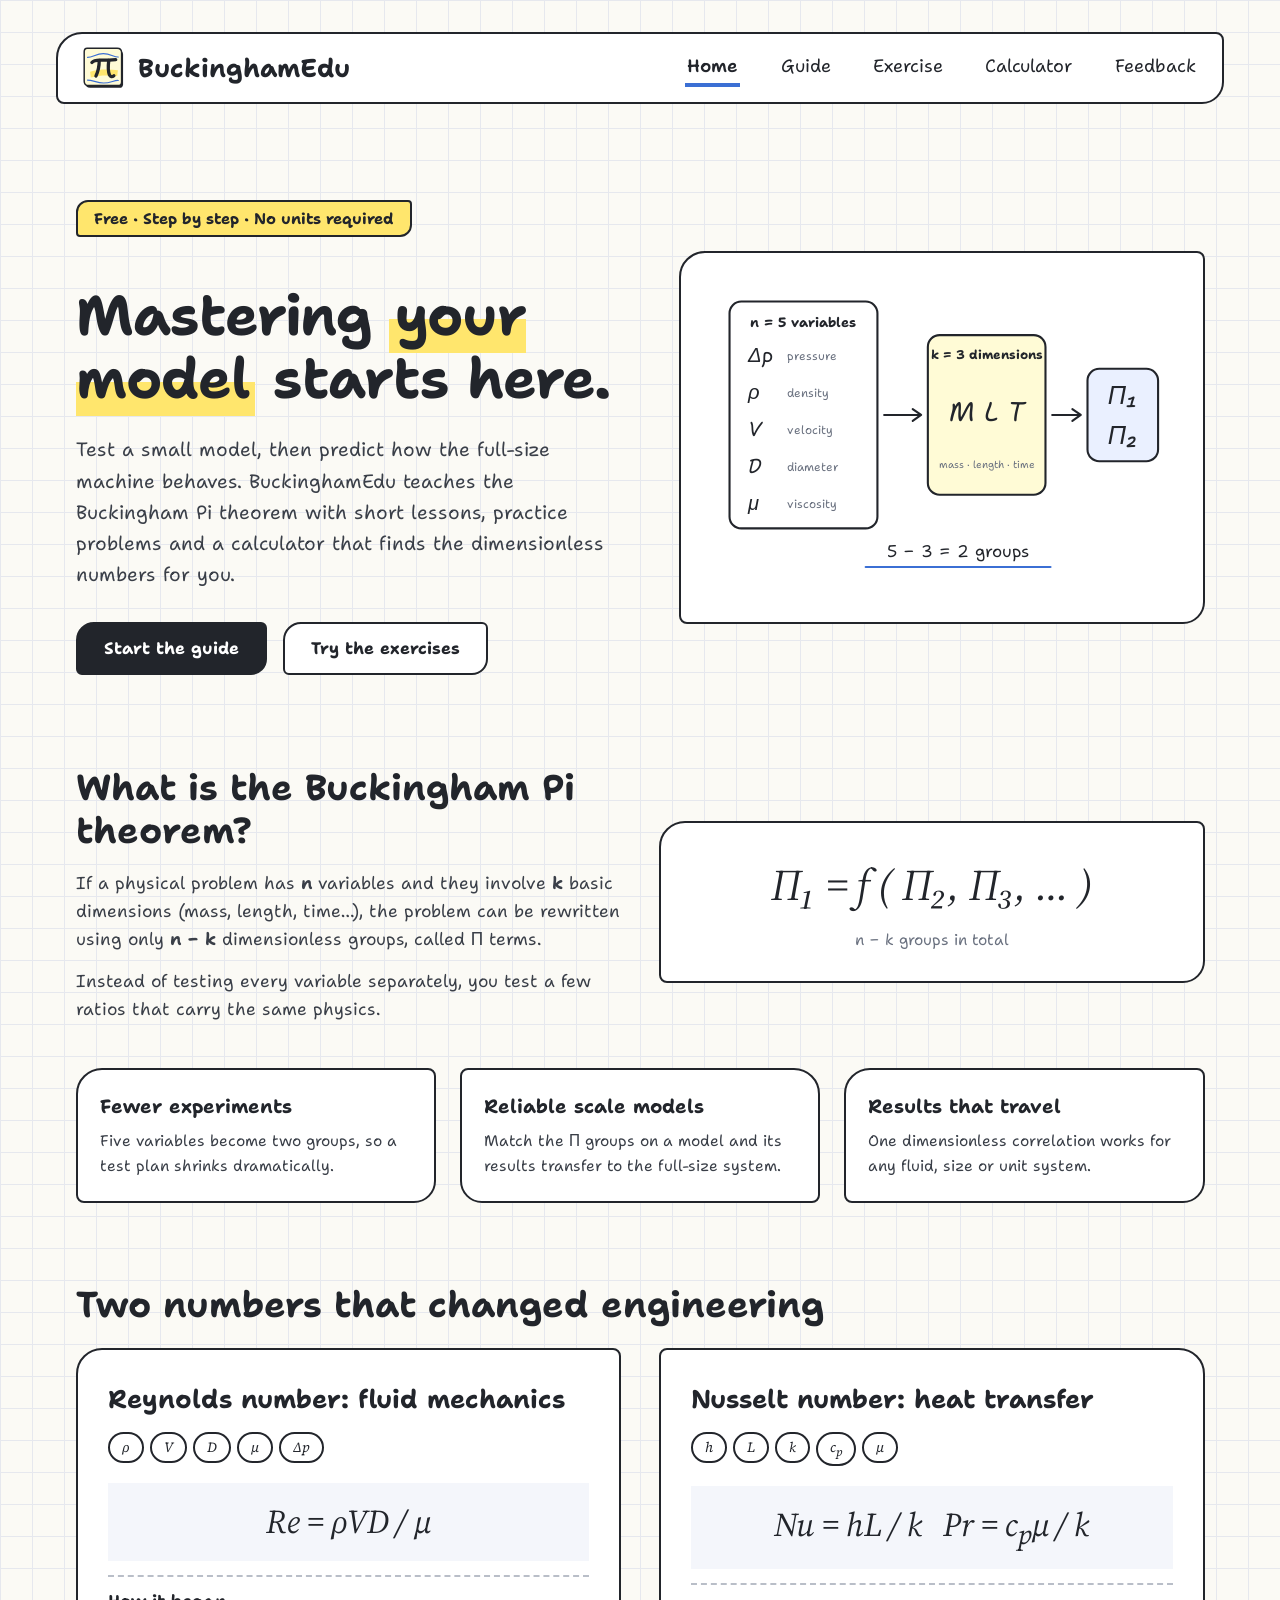
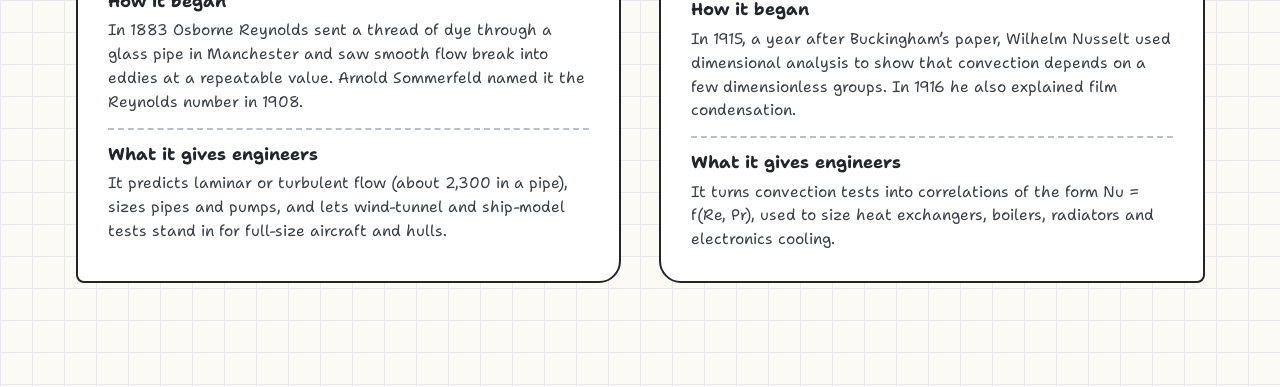
<file: index.html>
<!DOCTYPE html>
<html lang="en"><head>
<meta charset="utf-8"><meta name="viewport" content="width=device-width,initial-scale=1">
<title>BuckinghamEdu · Learn the Buckingham Pi theorem</title>
<meta name="description" content="BuckinghamEdu teaches the Buckingham Pi theorem step by step: worked examples, interactive exercises, and a calculator that finds dimensionless groups such as the Reynolds and Nusselt numbers.">
<meta name="theme-color" content="#fffbd6">
<!-- proves to Google Search Console that this site is ours; keep it -->
<meta name="google-site-verification" content="MEPr6MNEl-QhRIeydmkC1c7ae03OvK5H1FK86eSJqu8">
<!-- search engines and link previews; the server writes the site's address in place of __SITE__ -->
<link rel="canonical" href="__SITE__/">
<meta property="og:type" content="website"><meta property="og:site_name" content="BuckinghamEdu">
<meta property="og:title" content="BuckinghamEdu · Learn the Buckingham Pi theorem">
<meta property="og:description" content="Step-by-step lessons, exercises and a dimensionless-group calculator for the Buckingham Pi theorem.">
<meta property="og:url" content="__SITE__/"><meta property="og:image" content="__SITE__/img/logo-512.png">
<script type="application/ld+json">{"@context":"https://schema.org","@graph":[
  {"@type":"WebSite","name":"BuckinghamEdu","url":"__SITE__/"},
  {"@type":"Organization","name":"BuckinghamEdu","url":"__SITE__/","logo":"__SITE__/img/logo-512.png"}]}</script>
<!-- icons: Google shows the 48 px multiple-of-48 PNG next to search results -->
<link rel="icon" href="img/favicon-48.png" sizes="48x48" type="image/png">
<link rel="icon" href="img/favicon-192.png" sizes="192x192" type="image/png">
<link rel="icon" href="img/logo.svg" type="image/svg+xml">
<link rel="apple-touch-icon" href="img/apple-touch-icon.png">
<link rel="preconnect" href="https://fonts.googleapis.com"><link rel="preconnect" href="https://fonts.gstatic.com" crossorigin>
<link href="https://fonts.googleapis.com/css2?family=Shantell+Sans:wght@400;600;700&family=Source+Serif+4:ital,wght@1,400;1,700&display=swap" rel="stylesheet">
<link rel="stylesheet" href="css/tokens.css"><link rel="stylesheet" href="css/components.css"><link rel="stylesheet" href="css/home.css">
<link rel="stylesheet" href="css/guide.css"><link rel="stylesheet" href="css/calculator.css"><link rel="stylesheet" href="css/exercise.css"><link rel="stylesheet" href="css/keyboard.css"><link rel="stylesheet" href="css/feedback.css">
</head><body>
<div class="page" style="padding-bottom:0" id="chrome"></div>
<main id="view" aria-live="polite"></main>
<!-- core -->
<script src="js/core/util.js"></script>
<!-- shared components -->
<script src="js/components/symbol-keyboard.js"></script>
<!-- templates (layout only, no content) -->
<script src="js/templates/home.js"></script><script src="js/templates/guide.js"></script><script src="js/templates/exercise.js"></script><script src="js/templates/calculator.js"></script><script src="js/templates/feedback.js"></script>
<!-- exercise activity types -->
<script src="js/activities/sort.js"></script><script src="js/activities/balance.js"></script><script src="js/activities/crew.js"></script>
<script src="js/activities/tuner.js"></script><script src="js/activities/equation.js"></script><script src="js/activities/tunnel.js"></script><script src="js/activities/exponents.js"></script>
<!-- content: data/manifest.js lists every data file; app.js loads them -->
<script src="data/manifest.js"></script>
<script src="js/app.js"></script>
</body></html>
</file>
<file: css/tokens.css>
:root{
  --ink:#22252b;--paper:#fbfaf5;--grid:#e6e8ee;--hi:#ffe66d;--blue:#3b6fd4;--mute:#6b7280;
  --body:#3a3f48;--cream:#fffbd6;--pale:#f4f6fb;--ice:#eaf0ff;--dash:#b9bec8;--ok:#2f8f5b;--bad:#d4493b;--okbg:#e8f6ee;--badbg:#fdecea;
  --sans:'Shantell Sans','Comic Relief','Comic Neue','Comic Sans MS',system-ui,sans-serif;
  --serif:'Source Serif 4','DejaVu Serif',Georgia,'Times New Roman',serif;
  --gutter:clamp(14px,4.4vw,64px);
  --r1:26px 8px 22px 8px;--r2:8px 26px 8px 22px;--r3:14px 6px 14px 6px;
}
*{box-sizing:border-box;margin:0;padding:0}
html{-webkit-text-size-adjust:100%}
body{font-family:var(--sans);color:var(--ink);background:var(--paper);
  background-image:linear-gradient(var(--grid) 1px,transparent 1px),linear-gradient(90deg,var(--grid) 1px,transparent 1px);background-size:32px 32px;
  line-height:1.5;min-height:100vh;overflow-x:hidden}
img,svg{max-width:100%}
button{font:inherit;color:inherit;cursor:pointer}
a{color:inherit;text-decoration:none}
:focus-visible{outline:3px solid var(--blue);outline-offset:2px}
.math{font-family:var(--serif);font-style:italic}
.math sub,.math sup{font-size:.62em}
.hl{background:linear-gradient(transparent 55%,var(--hi) 55%);padding:0 .12em}
.sr{position:absolute;width:1px;height:1px;overflow:hidden;clip:rect(0 0 0 0)}
</file>
<file: css/components.css>
.page{width:100%;max-width:1440px;margin:0 auto;padding:clamp(14px,2.5vw,36px) var(--gutter) 64px}
.sk{border:2.5px solid var(--ink);border-radius:var(--r1);background:#fff;min-width:0}
.sk--alt{border-radius:var(--r2)}.sk--sm{border-radius:var(--r3);border-width:2px}
.sk--cream{background:var(--cream)}.sk--pale{background:var(--pale)}.sk--hi{background:var(--hi)}
.tag{display:inline-block;font-size:clamp(13px,1.2vw,16px);padding:5px 16px;background:var(--hi);border:2px solid var(--ink);border-radius:12px 4px 12px 4px;font-weight:700;align-self:flex-start}
.btn{display:inline-flex;align-items:center;justify-content:center;gap:8px;padding:12px 26px;font-size:clamp(15px,1.3vw,18px);font-weight:700;background:#fff;border:2.5px solid var(--ink);border-radius:18px 6px 16px 6px;text-align:center}
.btn--p{background:var(--ink);color:#fff}.btn--sm{padding:8px 18px;font-size:15px;border-radius:12px 4px 12px 4px;border-width:2px}
.btn[disabled]{opacity:.45;cursor:not-allowed}
.btn:hover:not([disabled]){transform:translateY(-1px)}
.note{font-size:clamp(14px,1.2vw,16px);color:var(--blue)}
p{font-size:clamp(16px,1.35vw,19px);line-height:1.62;color:var(--body)}
h1{font-size:clamp(30px,4.6vw,56px);letter-spacing:-1px;line-height:1.12}
h2{font-size:clamp(24px,2.8vw,36px);line-height:1.2}
.eq{padding:14px;text-align:center;background:var(--pale);font-family:var(--serif);font-style:italic;overflow-x:auto}
.fr{display:inline-flex;flex-direction:column;vertical-align:middle;text-align:center;margin:0 3px}
.fr>span:first-child{border-bottom:2px solid var(--ink);padding:0 4px 1px}.fr>span:last-child{padding:1px 4px 0}
.chip{display:inline-block;font-size:14px;padding:3px 12px;border:2px solid var(--ink);border-radius:20px;margin:0 6px 6px 0;background:#fff;font-family:var(--serif);font-style:italic}
.pill{display:inline-block;font-size:15px;padding:3px 12px;border:2px solid var(--ink);border-radius:20px;margin:2px 4px 2px 0;background:#fff}
.scroll-x{overflow-x:auto;-webkit-overflow-scrolling:touch}

/* ---------- header / nav ---------- */
.nav{display:flex;align-items:center;justify-content:space-between;gap:16px;padding:12px 24px;position:relative}
.logo{display:flex;align-items:center;gap:12px;font-size:clamp(20px,2vw,26px);font-weight:700}
.logo img{width:44px;height:44px;flex:none;transition:transform .15s}.logo:hover img{transform:rotate(-6deg)}
.nav__links{display:flex;gap:clamp(18px,3vw,40px);font-size:clamp(16px,1.4vw,20px)}
.nav__links a{padding:4px 2px;border-bottom:4px solid transparent}
.nav__links a.on{border-bottom-color:var(--blue);font-weight:600}
.nav__burger{display:none;width:44px;height:44px;border:2.5px solid var(--ink);border-radius:10px 4px 10px 4px;background:#fff;font-size:22px}
@media (max-width:760px){
  .nav{padding:10px 14px}.nav__burger{display:block}
  .nav__links{display:none;position:absolute;left:-2px;right:-2px;top:100%;margin-top:8px;flex-direction:column;gap:0;background:#fff;border:2.5px solid var(--ink);border-radius:14px 6px 14px 6px;z-index:20;padding:6px}
  .nav__links.open{display:flex}.nav__links a{padding:12px 14px;border-bottom:2px dashed var(--dash)}.nav__links a:last-child{border:0}
  .nav__links a.on{border-bottom-color:var(--dash);background:var(--hi)}
}
.foot{display:flex;justify-content:space-between;gap:14px;flex-wrap:wrap;padding:34px 0 0}
.src{font-size:14px;color:var(--mute);text-align:center;margin-top:26px}
.tabs{display:flex;flex-wrap:wrap;gap:12px;margin-top:18px}
.tabs a{padding:8px 20px;font-size:clamp(14px,1.3vw,17px);border:2.5px solid var(--ink);border-radius:14px 6px 14px 6px;background:#fff}
.tabs a.on{background:var(--hi);font-weight:700}
.crumb{font-size:clamp(13px,1.2vw,16px);color:var(--mute);margin-bottom:10px}
.crumb a:hover{text-decoration:underline}
.soon{padding:clamp(28px,6vw,70px);text-align:center;margin-top:40px}
</file>
<file: css/home.css>
.hero{display:grid;grid-template-columns:1.05fr 1fr;gap:clamp(24px,4vw,56px);align-items:center;padding:clamp(28px,5vw,72px) clamp(0px,1.5vw,24px) clamp(24px,4vw,56px)}
.hero__copy .tag{margin-bottom:24px}
.hero .lead{margin:24px 0 32px;max-width:560px;font-size:clamp(17px,1.5vw,21px)}
.cta{display:flex;flex-wrap:wrap;gap:16px}
.sketch{padding:clamp(10px,2vw,28px);position:relative}
.sec{padding:clamp(24px,3.5vw,40px) clamp(0px,1.5vw,24px)}
.two{display:grid;grid-template-columns:1fr 1fr;gap:clamp(20px,3vw,40px);align-items:center}
.formula{padding:clamp(18px,3vw,30px) 16px;text-align:center;display:flex;flex-direction:column;gap:10px;align-items:center}
.formula .math{font-size:clamp(24px,3.4vw,44px)}
.benefits{display:grid;grid-template-columns:repeat(3,1fr);gap:24px;margin-top:30px}
.benefits>div{padding:22px}.benefits b{display:block;font-size:clamp(17px,1.5vw,21px);margin-bottom:8px}
.benefits p{font-size:clamp(15px,1.2vw,17px)}
.cards{display:grid;grid-template-columns:1fr 1fr;gap:clamp(20px,3vw,40px);margin-top:22px;align-items:stretch}
.card{padding:clamp(18px,2.4vw,30px);display:flex;flex-direction:column;gap:14px}
.card h3{font-size:clamp(20px,2vw,26px)}
.card .eq{font-size:clamp(22px,2.6vw,34px)}
.card .note-s{border-top:2.5px dashed var(--dash);padding-top:12px}.card .note-s b{display:block;font-size:17px;margin-bottom:4px}
.card .note-s p{font-size:clamp(14px,1.2vw,16px);line-height:1.55}
@media (max-width:900px){.hero,.two,.cards{grid-template-columns:1fr}.benefits{grid-template-columns:1fr}.hero__fig{order:-1}}
</file>
<file: css/guide.css>
.ghead{padding:clamp(20px,3vw,44px) 0 12px}
.ghead .sub{font-size:clamp(16px,1.6vw,21px);color:var(--body);margin-top:10px}
.prob{display:grid;grid-template-columns:1fr 1.15fr;gap:clamp(18px,2.5vw,36px);padding:16px 0 30px;align-items:stretch}
.pbox{padding:clamp(18px,2.2vw,30px);display:flex;flex-direction:column;gap:16px}
.pbox .eq{font-size:clamp(20px,2.4vw,30px)}
.fig{padding:12px;position:relative;display:flex;flex-direction:column;justify-content:center}
.fig svg{display:block;width:100%;height:auto}
.fig .cap{font-size:14px;color:var(--blue);padding:4px 10px}
.cap__ar::before{content:"← "}
/* phones and narrow tablets: one column, with the problem's illustration above the statement */
@media (max-width:900px){
  .prob{grid-template-columns:1fr}
  .prob .fig{order:-1}
  .cap__ar::before{content:"↓ "}
}
.steps{display:flex;flex-direction:column;gap:26px}
.step{display:grid;grid-template-columns:110px minmax(0,1fr);gap:clamp(14px,2vw,26px);padding:clamp(18px,2.4vw,30px) clamp(16px,2.4vw,32px);align-items:start}
.step:nth-child(even){border-radius:var(--r2)}
.step__num{text-align:center}.step__num span{font-size:15px;color:var(--mute);letter-spacing:1px;display:block}
.step__num b{display:grid;place-items:center;width:clamp(56px,6vw,84px);height:clamp(56px,6vw,84px);font-size:clamp(32px,3.4vw,46px);margin:6px auto 0;background:var(--hi);border:2.5px solid var(--ink);border-radius:10px 4px 10px 4px}
.step__body{display:flex;flex-direction:column;gap:12px;min-width:0}
.step__body h2{font-size:clamp(22px,2.4vw,30px)}
@media (max-width:700px){
  .step{grid-template-columns:1fr}
  .step__num{display:flex;align-items:center;gap:10px;text-align:left}.step__num span{margin:0}.step__num b{margin:0;width:48px;height:48px;font-size:28px}
}
table.vt{border-collapse:collapse;width:100%;font-size:clamp(14px,1.3vw,17px);min-width:460px}
.vt th{text-align:left;font-size:15px;color:var(--mute);padding:6px 12px;border-bottom:2.5px solid var(--ink)}
.vt td{padding:9px 12px;border-bottom:2px dashed var(--dash)}
.vt td:first-child{font-family:var(--serif);font-style:italic;font-size:1.25em;white-space:nowrap}
.cells{display:grid;gap:14px}.c3{grid-template-columns:repeat(3,1fr)}.c2{grid-template-columns:1fr 1fr}
@media (max-width:700px){.c3{grid-template-columns:1fr 1fr}}@media (max-width:440px){.c3,.c2{grid-template-columns:1fr}}
.cell{padding:14px 16px;text-align:center;border-radius:var(--r3);border-width:2px;font-family:var(--serif);font-style:italic;font-size:clamp(18px,2vw,24px)}
.cell small{display:block;font-family:var(--sans);font-style:normal;font-size:14px;color:var(--mute);margin-top:4px}
.cell--big{font-size:clamp(22px,3.2vw,38px)}
/* step 4 */
.g4{display:grid;grid-template-columns:1.25fr 1fr;gap:20px;align-items:start}
.gl{padding:20px 22px}.gl h3,.side h3{font-size:clamp(18px,1.6vw,21px);margin-bottom:12px}
.gi{display:grid;grid-template-columns:32px 1fr;gap:10px;align-items:start;margin-bottom:11px;font-size:clamp(14.5px,1.2vw,16.5px);line-height:1.45;color:var(--body)}
.gi i{width:30px;height:30px;border:2px solid var(--ink);border-radius:50%;display:grid;place-items:center;font-style:normal;font-weight:700;font-size:15px;background:var(--hi)}
.sides{display:flex;flex-direction:column;gap:18px}
.side{padding:18px 20px}.side p{font-size:clamp(14.5px,1.2vw,16.5px);line-height:1.55;margin-top:8px}
.ok{font-size:clamp(14.5px,1.2vw,16.5px);line-height:1.5;margin-bottom:6px;color:var(--body)}
@media (max-width:900px){.g4{grid-template-columns:1fr}}
/* step 5 */
.expcard{padding:16px 18px;text-align:left}.expcard b{font-size:18px}
.kinds{margin-top:14px;padding-top:12px;border-top:2.5px dashed var(--dash);display:flex;flex-direction:column;gap:8px}
.kinds h4{font-size:15px;margin-bottom:2px}
.kind{padding:8px 12px;border:2px solid var(--ink);border-radius:10px 4px 10px 4px;background:var(--pale);font-size:clamp(14px,1.15vw,15.5px);line-height:1.45;color:var(--body)}
.kind b{display:block;color:var(--ink)}.kind i{font-family:var(--serif)}.kind em{display:block;margin-top:2px;color:var(--blue);font-style:normal;font-weight:700}
.howto{margin:4px 0 4px 22px;display:flex;flex-direction:column;gap:4px;font-size:clamp(14.5px,1.2vw,16.5px);line-height:1.5;color:var(--body)}
.expcards{display:flex;flex-direction:column;gap:16px}
.exp__t{display:block;font-family:var(--serif);font-style:italic;font-size:clamp(19px,2vw,24px)!important;padding-bottom:8px;border-bottom:2px dashed var(--dash)}
.exp__cols{display:grid;grid-template-columns:1fr 1fr;gap:10px 24px;margin-top:10px}
.exp__lbl{display:block;font-size:12.5px;letter-spacing:.04em;text-transform:uppercase;color:var(--mute);margin:8px 0 2px}
.exp__dims{font-family:var(--serif);font-style:italic;font-size:clamp(16px,1.6vw,20px);line-height:1.5;overflow-wrap:anywhere}
.exp__res{margin-top:10px;padding:8px 12px;border:2px solid var(--ink);border-radius:10px 4px 10px 4px;background:var(--hi)}
.exp__res div{font-family:var(--serif);font-style:italic;font-size:clamp(17px,1.8vw,22px)}.exp__res .exp__lbl{margin:0 0 2px;color:var(--ink)}
@media (max-width:760px){.exp__cols{grid-template-columns:1fr}}
.lines{font-family:var(--serif);font-style:italic;font-size:clamp(17px,1.8vw,22px);line-height:1.7;margin-top:6px}
.sol{margin-top:10px;padding:10px;background:var(--cream);border:2px solid var(--ink);border-radius:10px 4px 10px 4px;text-align:center;font-family:var(--serif);font-style:italic;font-size:clamp(17px,1.8vw,24px)}
/* step 6 */
.rhead,.rrow{display:grid;grid-template-columns:44px minmax(0,1fr) 150px minmax(0,1fr) 168px;gap:12px;align-items:center}
.rhead{font-size:14px;color:var(--mute);letter-spacing:1px;text-align:center;margin-top:10px}
.rrow{margin-top:8px}
.pl{font-family:var(--serif);font-style:italic;font-size:30px;text-align:center}
.rc{padding:10px 12px;text-align:center;border-radius:var(--r3);border-width:2px}
.rc .s{font-family:var(--serif);font-style:italic;font-size:15px;color:var(--mute)}.rc .r{font-family:var(--serif);font-style:italic;font-size:clamp(18px,1.8vw,24px);margin-top:2px}
.rc--f{background:var(--cream)}
.ar{text-align:center;font-size:14px;color:var(--blue);line-height:1.3}.ar svg{display:block;margin:4px auto 0}
.nm{padding:8px;text-align:center;background:var(--hi);font-weight:700;font-size:16px;line-height:1.3;border-radius:12px 4px 12px 4px}
.nm .math{display:block;font-weight:400;font-size:22px}
@media (max-width:1000px){
  .rhead{display:none}
  .rrow{grid-template-columns:1fr;gap:6px;padding:12px;border:2px dashed var(--dash);border-radius:14px}
  .pl{text-align:left}.ar svg{transform:rotate(90deg);margin:6px auto;width:60px;height:24px}
  .rc[data-label]::before,.nm::before{content:attr(data-label);display:block;font-size:12px;letter-spacing:1px;color:var(--mute);font-family:var(--sans);font-style:normal}
}
/* step 7 */
.sim7{display:grid;grid-template-columns:1fr 1.1fr;gap:20px;align-items:stretch}
.dsc{padding:20px 22px}.dsc h3{font-size:clamp(19px,1.8vw,22px);margin-bottom:8px}.dsc p{font-size:clamp(15px,1.3vw,17px);line-height:1.55;margin-bottom:8px}
@media (max-width:900px){.sim7{grid-template-columns:1fr}}
.sim{display:grid;grid-template-columns:36px 220px minmax(0,1fr);gap:14px;align-items:center;padding:14px 18px}
.sim i{width:36px;height:36px;border:2px solid var(--ink);border-radius:50%;display:grid;place-items:center;font-style:normal;font-weight:700;background:var(--hi)}
.sim b{font-size:clamp(15px,1.4vw,18px);line-height:1.3}
.sim__m{font-family:var(--serif);font-style:italic;font-size:clamp(17px,1.8vw,22px);line-height:1.9;overflow-x:auto;padding:2px}
.trio{display:grid;grid-template-columns:repeat(3,1fr);gap:12px}
.tc{padding:12px 14px;font-size:15px;line-height:1.5;color:var(--body);border-radius:var(--r3);border-width:2px}.tc b{display:block;font-size:16px;color:var(--ink);margin-bottom:4px}
.tc .math{font-size:17px;color:var(--ink)}
@media (max-width:900px){.sim{grid-template-columns:36px minmax(0,1fr)}.sim__m,.sim .trio{grid-column:1/-1}.trio{grid-template-columns:1fr}}
</file>
<file: css/calculator.css>
.calc{display:grid;gap:clamp(16px,2vw,28px);margin-top:26px;align-items:start}
@media (min-width:1180px){.calc{grid-template-columns:minmax(0,1.45fr) minmax(320px,1fr)}}
.cp{padding:clamp(16px,2vw,26px);display:flex;flex-direction:column;gap:12px}
.cp--out{background:var(--cream)}
.cp__h{display:flex;align-items:center;gap:12px}.cp__h h2{font-size:clamp(20px,1.9vw,26px)}
.num{width:34px;height:34px;flex:none;display:grid;place-items:center;font-weight:700;background:var(--hi);border:2.5px solid var(--ink);border-radius:50%}
.cp__hint{font-size:clamp(14px,1.15vw,16px)}
.inp{font:inherit;font-size:16px;color:var(--ink);background:#fff;border:2px solid var(--ink);border-radius:10px 4px 10px 4px;padding:8px 10px;width:100%;min-width:0}
.inp:focus{outline:3px solid var(--blue);outline-offset:1px}
.ta{resize:vertical;min-height:120px;line-height:1.45;background:var(--pale)}
.row-act{display:flex;flex-wrap:wrap;gap:10px;align-items:center}
.warn{color:#8a5a00;background:var(--cream);border:2px dashed #c9a227;border-radius:8px;padding:6px 10px}
.lbl{font-weight:700;font-size:14px;letter-spacing:.04em;text-transform:uppercase;color:var(--mute);margin-top:6px}
.think{display:flex;gap:8px;padding:10px}.think i{width:12px;height:12px;border-radius:50%;background:var(--ink);animation:bl 1s infinite}.think i:nth-child(2){animation-delay:.15s}.think i:nth-child(3){animation-delay:.3s}
@keyframes bl{50%{opacity:.2;transform:translateY(-4px)}}
/* AI variable extractor card (top, full width) */
.cp--ex{grid-column:1 / -1;background:var(--ice)}
.ai-tag{display:inline-block;vertical-align:4px;font-size:12px;font-weight:700;letter-spacing:.06em;padding:1px 8px;border:2px solid var(--ink);border-radius:10px;background:var(--hi)}
.ex{display:grid;gap:clamp(14px,2vw,24px);align-items:start}
@media (min-width:900px){.ex{grid-template-columns:minmax(0,1.15fr) minmax(0,1fr)}}
.ex__in{display:flex;flex-direction:column;gap:10px;min-width:0}
.ex .ta{background:#fff}
.linkb{align-self:flex-start;background:none;border:0;color:var(--blue);text-decoration:underline;text-decoration-style:dashed;font:inherit;font-size:15px;padding:2px 0;cursor:pointer}
.or{display:flex;align-items:center;gap:10px;color:var(--mute);font-size:14px}.or:before,.or:after{content:"";flex:1;border-top:2px dashed var(--dash)}
.drop{display:flex;flex-direction:column;align-items:center;gap:4px;text-align:center;padding:16px 12px;border:2.5px dashed var(--ink);border-radius:var(--r3);background:#fff;cursor:pointer;overflow:hidden}
.drop:hover,.drop.over{background:var(--cream)}.drop:focus-within{outline:3px solid var(--blue)}
.drop__ic{font-size:28px;line-height:1}.drop b{word-break:break-all}
.drop img{max-height:170px;max-width:100%;margin-top:8px;border:2px solid var(--ink);border-radius:6px;object-fit:contain;background:#fff}.drop img[hidden]{display:none}
.drop.has .drop__ic{display:none}
.ex__out{display:flex;flex-direction:column;gap:10px;min-width:0}.ex__out:empty{display:none}
.found{list-style:none;display:flex;flex-direction:column;gap:8px}
.found li{padding:8px 10px;background:#fff}.found li.off{opacity:.55;background:var(--pale)}
.found label{display:flex;align-items:center;gap:10px;flex-wrap:wrap;cursor:pointer}
.fv{flex:1;display:flex;flex-wrap:wrap;gap:2px 8px;align-items:baseline;min-width:140px;font-size:15px}.fv b{font-size:19px}
.fv__why{font-size:13.5px;line-height:1.4;color:var(--mute);margin:4px 0 0 32px}
.role{font-size:12px;padding:1px 9px;border:1.5px solid var(--ink);border-radius:12px;background:#fff}.role--dependent{background:var(--hi)}
.ex__warn{font-size:13.5px;color:var(--mute)}
.c-rp{display:flex;align-items:center;gap:10px;cursor:pointer}
input[type=checkbox]{position:absolute;opacity:0;width:1px;height:1px}
.cb{width:22px;height:22px;flex:none;border:2.5px solid var(--ink);border-radius:6px 2px 6px 2px;background:#fff;display:grid;place-items:center}
input:checked+.cb{background:var(--hi)}input:checked+.cb:after{content:"✓";font-weight:700;font-size:16px;line-height:1}
input:focus-visible+.cb{outline:3px solid var(--blue);outline-offset:2px}
.count{display:flex;flex-wrap:wrap;align-items:center;gap:10px 14px}.count label{font-weight:700}
.stepper{display:flex;align-items:stretch}.stepper .inp{width:64px;text-align:center;border-radius:0;border-left:0;border-right:0}
.stepper button{width:40px;font-size:22px;font-weight:700;background:var(--hi);border:2px solid var(--ink)}
.stepper button:first-child{border-radius:10px 0 0 4px}.stepper button:last-child{border-radius:0 4px 10px 0}
.grid{display:flex;flex-direction:column;gap:6px}
.crow{display:grid;grid-template-columns:26px minmax(90px,1.6fr) repeat(4,minmax(46px,.5fr)) 64px 38px;gap:8px;align-items:center}
.crow--h{grid-template-columns:26px minmax(90px,1.6fr) repeat(4,minmax(46px,.5fr)) 64px 38px;font-weight:700;font-size:14px;color:var(--mute);padding-bottom:4px;border-bottom:2px dashed var(--dash)}
.crow--h .c-d,.crow--h .c-rp{text-align:center}
.c-i{color:var(--mute);font-size:14px;text-align:center}
.c-d .dl,.c-rp .dl{display:none}.c-d .inp{text-align:center;padding:8px 4px}
.c-rp{justify-content:center;position:relative}
.del{height:38px;width:38px;border:2px solid var(--ink);border-radius:8px 3px 8px 3px;background:#fff;font-size:15px}.del:hover{background:var(--badbg);color:var(--bad);border-color:var(--bad)}
.empty{padding:14px;text-align:center}
@media (max-width:620px){
  .crow--h{display:none}
  #rows{display:flex;flex-direction:column;gap:10px}
  .crow{grid-template-columns:repeat(4,1fr);padding:10px;border:2px solid var(--ink);border-radius:var(--r3);background:var(--pale);row-gap:8px}
  .crow .c-i{display:none}
  .crow .c-nm{grid-column:1 / 3;grid-row:1}.crow .c-rp{grid-column:3;grid-row:1}.crow .c-x{grid-column:4;grid-row:1;justify-self:end}
  .crow .c-d{grid-row:2;display:flex;flex-direction:column;gap:2px}
  .c-d .dl{display:block;font-size:12px;color:var(--mute);text-align:center}.c-rp .dl{display:block;font-size:13px}
}
.tag--s{font-size:13px}
.sum{display:grid;grid-template-columns:repeat(3,1fr);gap:8px}.sum>div{display:flex;flex-direction:column;align-items:center;padding:8px 4px;text-align:center;background:#fff}
.sum b{font-size:24px;font-family:var(--serif)}.sum span{font-size:12px;color:var(--mute);line-height:1.2}
.pis{list-style:none;display:flex;flex-direction:column;gap:10px}
.pi{display:grid;grid-template-columns:auto 1fr;gap:6px 14px;align-items:center;padding:12px 14px}
.pi__id{font-size:22px;font-weight:700}.pi__e{font-size:clamp(18px,1.6vw,22px);overflow-x:auto}
.pi__m{grid-column:1 / -1;display:flex;flex-wrap:wrap;gap:4px 10px;align-items:center;font-size:14px;border-top:2px dashed var(--dash);padding-top:6px}
.ok{color:var(--ok);font-size:13px;margin-left:auto}
.eqs{display:flex;flex-direction:column;gap:10px}.eqb{padding:8px 12px;background:#fff}.eqb .eq{background:transparent;padding:6px 0;font-size:clamp(17px,1.5vw,21px)}
.eqb--hi{background:var(--hi)}.eqb--hi .note{color:var(--ink)}
.cp--out.flash{animation:fl .9s}@keyframes fl{0%{box-shadow:0 0 0 6px var(--hi)}100%{box-shadow:0 0 0 0 transparent}}
/* answer from the Python solver */
.dep{width:auto;min-width:160px;max-width:100%}
.pi__mean{flex-basis:100%;color:var(--mute);font-size:13px}.pi__f{font-family:var(--serif);font-style:italic;font-size:15px}
.pi__nn{color:var(--mute);font-style:italic}
.pi__from{font-size:14px;padding:1px 8px;border:1.5px dashed var(--ink);border-radius:10px;background:#fff}
.pi--new{background:var(--pale)}
.work{grid-column:1 / -1;font-size:14px}
.work summary,.kinds-read summary,.alts summary{cursor:pointer;color:var(--blue);font-weight:700;font-size:14px}
.work[open] summary{margin-bottom:6px}
.work__l{margin:6px 0 2px;color:var(--mute);font-size:13px}
.work__eq{font-size:16px;overflow-wrap:anywhere}.work__eqs{font-size:16px;line-height:1.6}
.work__sol{margin-top:6px;padding:6px 10px;border:2px solid var(--ink);border-radius:10px 4px 10px 4px;background:var(--hi);font-size:16px}
.kinds-read ul{list-style:none;margin:6px 0;display:flex;flex-direction:column;gap:3px;font-size:14px}
.alts{display:flex;flex-direction:column;gap:8px}.alt{padding:8px 10px;background:#fff;margin-top:8px}
.alt__h{display:flex;flex-wrap:wrap;gap:6px;align-items:center;justify-content:space-between}
.alt__g{display:flex;flex-wrap:wrap;gap:6px 16px;margin-top:6px;font-size:16px}
.note.bad{color:var(--bad);border-color:var(--bad);background:var(--badbg)}
.note code{font-size:13px;background:#fff;padding:0 4px;border-radius:4px;overflow-wrap:anywhere}
/* powers filled in from a keyboard symbol (data/symbols/) */
.autod{margin:6px 0 0}.autod:empty{display:none}
.crow input.auto{animation:autod 1.2s ease-out}
@keyframes autod{0%{background:var(--hi);box-shadow:0 0 0 3px var(--blue)}100%{box-shadow:none}}
.skb .skb__k--var{background:var(--ice)}.skb .skb__k--var:hover{background:var(--cream)}
</file>
<file: css/exercise.css>
.xhead{padding:clamp(20px,3vw,44px) 0 12px}
.xprob{display:grid;grid-template-columns:1fr 1.25fr;gap:clamp(18px,2.5vw,36px);padding:16px 0 20px;align-items:stretch}
.xprob .fig{padding:12px}
.partb{padding:12px 14px;background:var(--cream);border:2px solid var(--ink);border-radius:var(--r3);font-size:clamp(14px,1.2vw,16px);line-height:1.5;color:var(--body)}
.bench{margin:20px 0 22px}.bench h3{font-size:clamp(18px,1.8vw,22px);margin-bottom:12px}.bench h3 span{font-weight:400;color:var(--mute);font-size:.85em}
.bench__list{display:grid;grid-template-columns:repeat(6,1fr);gap:12px}
.bench__help{font-size:13.5px;color:var(--mute);margin:-4px 0 12px}
.bench__count{font-weight:700;color:var(--ink)}
.bench__item{position:relative;display:flex;gap:10px;align-items:center;padding:10px 12px;border:2.5px solid var(--ink);border-radius:var(--r3);background:#fff;min-width:0;font:inherit;color:inherit;text-align:left;cursor:pointer;width:100%}
.bench__item:hover:not(:disabled){transform:translateY(-1px)}
.bench__item:focus-visible{outline:3px solid var(--blue);outline-offset:2px}
.bench__item.done{background:var(--okbg)}.bench__item.cur{background:var(--hi);box-shadow:3px 3px 0 var(--ink)}
.bench__item.locked{opacity:.5;border-style:dashed;cursor:not-allowed}
.bench__item i{flex:none;width:30px;height:30px;border:2px solid var(--ink);border-radius:8px 3px 8px 3px;display:grid;place-items:center;font-style:normal;font-weight:700;background:#fff}
.bench__item.done i{background:#9be3b8}
.bench__item div{min-width:0}.bench__item b{display:block;font-size:15px}.bench__item small{display:block;font-size:11.5px;color:var(--mute);line-height:1.25}
.bench__state{position:absolute;top:4px;right:7px;font-size:12px;font-weight:700}
.bench__item.done .bench__state::after{content:"✓";color:var(--ok)}.bench__item.locked .bench__state::after{content:"🔒";font-size:11px}
@media (max-width:1100px){.bench__list{grid-template-columns:repeat(3,1fr)}}
@media (max-width:560px){.bench__list{grid-template-columns:repeat(2,1fr)}}
@media (max-width:900px){.xprob{grid-template-columns:1fr}}
.acts{display:flex;flex-direction:column;gap:26px}
.act{padding:clamp(16px,2.4vw,30px);scroll-margin-top:16px}
.act:nth-child(even){border-radius:var(--r2)}
.act__head{display:flex;gap:clamp(10px,1.5vw,16px);align-items:center;flex-wrap:wrap}
.act__num{width:clamp(42px,4.4vw,54px);height:clamp(42px,4.4vw,54px);display:grid;place-items:center;font-size:clamp(24px,2.6vw,32px);font-weight:700;background:var(--hi);border:2.5px solid var(--ink);border-radius:10px 4px 10px 4px;flex:none}
.act__titles{flex:1;min-width:200px}.act__titles h2{font-size:clamp(20px,2.4vw,30px)}.act__titles small{font-size:13px;color:var(--mute)}
.act__tag{font-size:14px;padding:4px 14px;background:var(--cream);border:2px solid var(--ink);border-radius:16px;white-space:nowrap}
.act__intro{margin:14px 0 16px;font-size:clamp(14.5px,1.25vw,17px)}
.act__body{display:flex;flex-direction:column;gap:14px}
.act__foot{display:flex;align-items:center;gap:14px;flex-wrap:wrap;margin-top:16px;padding-top:14px}
.act__status{flex:1;min-width:220px}.act__status .msg{font-size:clamp(14px,1.3vw,17px);color:var(--blue)}
.act__status .msg.ok{color:var(--ok);font-weight:700}.act__status .msg.bad{color:var(--bad)}
.meter{display:flex;align-items:center;gap:10px;margin-top:6px;font-size:12.5px;color:var(--mute)}
.meter div{width:min(180px,40vw);height:9px;border:2px solid var(--ink);border-radius:6px;background:#fff;overflow:hidden}.meter div i{display:block;height:100%;background:var(--hi);transition:width .25s}
.act__btns{display:flex;gap:10px;flex-wrap:wrap}
.act[hidden],.acts__done[hidden]{display:none}
.act.enter,.acts__done:not([hidden]){animation:act-in .35s ease-out}
@keyframes act-in{from{opacity:0;transform:translateY(10px)}to{opacity:1;transform:none}}
@media (prefers-reduced-motion:reduce){.act.enter,.acts__done{animation:none}}
.act__next{display:none}.act.complete .act__next{display:inline-flex}
.acts__done{padding:clamp(18px,2.6vw,32px);text-align:center;box-shadow:6px 6px 0 var(--ok)}.acts__done h2{font-size:clamp(20px,2.4vw,30px);margin-bottom:8px}
.act.complete{box-shadow:6px 6px 0 var(--ok)}
.act.complete .act__num{background:#9be3b8}
.tip-touch{display:none;font-size:13px;color:var(--mute)}@media (pointer:coarse){.tip-touch{display:block}}
/* tiles */
.tile{border:2.5px solid var(--ink);border-radius:var(--r3);background:#fff;padding:10px 12px;text-align:center;cursor:grab;user-select:none;-webkit-user-select:none;min-width:0;touch-action:manipulation}
.tile .sy{font-family:var(--serif);font-style:italic;font-size:clamp(22px,2.6vw,32px);line-height:1.1}
.tile .nmx{font-size:12.5px;color:var(--mute);line-height:1.25}.tile .dm{font-size:12px;margin-top:4px;padding:2px 6px;background:var(--ice);border-radius:8px;display:inline-block}
.tile.is-picked{outline:3px solid var(--blue);background:var(--cream);transform:translateY(-2px)}
.tile.is-dragging{opacity:.4}.tile.ghost{opacity:.35;border-style:dashed;cursor:default}
.tile.wrong{border-color:var(--bad);background:var(--badbg)}.tile.right{border-color:var(--ok);background:var(--okbg)}
.zone{border:2.5px dashed var(--ink);border-radius:14px;padding:10px;min-height:64px;display:flex;flex-direction:column;gap:8px;background:#fff}
.zone.over{background:var(--cream);border-style:solid}
.zone__h{display:flex;gap:8px;align-items:center;font-size:13px;color:var(--mute)}.zone__h b{color:var(--ink);font-size:13.5px;padding:2px 10px;border:2px solid var(--ink);border-radius:10px;background:var(--hi)}
.zone .tile{display:flex;gap:10px;align-items:center;text-align:left;padding:6px 10px}.zone .tile .sy{font-size:24px}
.zone--dep{background:var(--cream)}
.grid-sort{display:grid;grid-template-columns:1.1fr 1fr;gap:18px}
.pool{padding:14px;border:2.5px dashed var(--dash);border-radius:14px;background:var(--pale)}
.pool h4,.panel h4{font-size:15px;margin-bottom:10px;display:flex;justify-content:space-between;gap:8px;flex-wrap:wrap}.pool h4 span{font-weight:400;color:var(--blue)}
.pool__grid{display:grid;grid-template-columns:repeat(3,1fr);gap:10px}
.zones{display:flex;flex-direction:column;gap:12px}
@media (max-width:900px){.grid-sort{grid-template-columns:1fr}}@media (max-width:440px){.pool__grid{grid-template-columns:repeat(2,1fr)}}
.panel{padding:14px 16px;border:2.5px solid var(--ink);border-radius:var(--r3);background:#fff}
/* balance */
.grid-bal{display:grid;grid-template-columns:minmax(0,1fr) minmax(0,1.1fr);gap:18px;align-items:center}
@media (max-width:900px){.grid-bal{grid-template-columns:1fr}}
table.mx{border-collapse:collapse;width:100%;font-size:15px}
.mx th,.mx td{padding:7px 8px;text-align:center;border-bottom:1.5px dashed var(--dash)}.mx th{font-family:var(--serif);font-style:italic;font-size:20px;font-weight:400}
.mx td.rowh{text-align:left;font-weight:700;white-space:nowrap}
.lockbtn{display:inline-flex;gap:8px;align-items:center;border:2px solid var(--ink);border-radius:20px;padding:2px 12px 2px 4px;background:#fff;font-weight:700}
.lockbtn i{width:18px;height:18px;border:2px solid var(--ink);border-radius:50%;background:#fff;display:block}
.lockbtn.on{background:var(--hi)}.lockbtn.on i{background:var(--ink);box-shadow:inset 0 0 0 3px var(--hi)}
.mx tr.locked td{background:var(--cream)}
.scale svg{width:100%;height:auto;display:block}
.cap-blue{color:var(--blue);font-size:15px;text-align:center}
/* crew */
.grid-crew{display:grid;grid-template-columns:1fr 230px;gap:18px}
@media (max-width:900px){.grid-crew{grid-template-columns:1fr}}
.cand{display:grid;grid-template-columns:repeat(5,1fr);gap:10px}
@media (max-width:640px){.cand{grid-template-columns:repeat(3,1fr)}}@media (max-width:420px){.cand{grid-template-columns:repeat(2,1fr)}}
.cand .tile.in{background:var(--cream);border-color:var(--ink)}.cand .tile.blocked{opacity:.5;border-style:dashed}
.cand .tile small{display:block;font-size:12px;margin-top:4px;color:var(--ok)}.cand .tile.blocked small{color:var(--bad)}
.crew{display:flex;gap:12px;align-items:center;flex-wrap:wrap;justify-content:space-between;border:2.5px dashed var(--ink);border-radius:14px;padding:12px 14px}
.crew__slots{display:flex;gap:10px}.slot{width:64px;height:56px;border:2.5px dashed var(--dash);border-radius:12px;display:grid;place-items:center;font-family:var(--serif);font-style:italic;font-size:28px;background:#fff}
.slot.full{border-style:solid;border-color:var(--ink)}
.lamps{display:flex;gap:8px;align-items:center;font-size:13px;color:var(--mute)}.lamp{width:44px;height:44px;border-radius:50%;border:2.5px solid var(--ink);display:grid;place-items:center;font-weight:700;font-size:20px;background:#fff;opacity:.4}.lamp.on{background:var(--hi);opacity:1}
.rules{padding:12px 14px}.rules h4{font-size:14px;margin-bottom:8px}
.rule{display:grid;grid-template-columns:18px 1fr;gap:6px;font-size:13px;line-height:1.3;margin-bottom:10px}.rule b{display:block}.rule small{color:var(--mute);display:block;font-size:12px}
.rule .ic{font-weight:700}.rule.pass .ic{color:var(--ok)}.rule.fail .ic{color:var(--bad)}.rule.pend .ic{color:var(--mute)}
.banner{padding:8px 12px;border-radius:10px;font-size:14px;background:var(--badbg);border:1.5px solid var(--bad);color:var(--bad)}
/* tuner */
.grid-tune{display:grid;grid-template-columns:1fr 1fr;gap:18px}@media (max-width:900px){.grid-tune{grid-template-columns:1fr}}
.tgroup{padding:14px 16px}.tgroup.locked{background:var(--okbg)}
.tgroup__h{display:flex;justify-content:space-between;align-items:center;gap:8px;flex-wrap:wrap;margin-bottom:10px}
.badge{font-size:13px;font-weight:700;padding:2px 10px;background:var(--hi);border:2px solid var(--ink);border-radius:8px}.tgroup.locked .badge{background:#9be3b8}
.slr{display:grid;grid-template-columns:22px 1fr 56px;gap:10px;align-items:center;margin:6px 0}
.slr label{font-family:var(--serif);font-style:italic;font-size:22px}
.slr input[type=range]{width:100%;accent-color:var(--ink);height:28px}
.slr output{border:2px solid var(--ink);border-radius:8px;text-align:center;background:#fff;font-family:var(--serif);font-size:18px;padding:1px 0}
.calc{width:100%;border-collapse:collapse;font-size:14px;margin-top:8px}.calc th{font-size:11.5px;color:var(--mute);font-weight:400;padding:2px 4px}.calc td{padding:4px;text-align:center;border-top:1.5px dashed var(--dash)}.calc td:first-child{font-weight:700;text-align:left}
.calc .okc{color:var(--ok);font-weight:700}.calc .bad{color:var(--bad);font-weight:700}
.built{margin-top:10px;display:flex;align-items:center;gap:10px;font-size:13px;color:var(--mute)}.built .eq{font-size:20px;padding:6px 14px;background:var(--cream);border:2px solid var(--ok);border-radius:10px}
/* equation */
.grid-eq{display:grid;grid-template-columns:1fr 1fr;gap:18px}@media (max-width:900px){.grid-eq{grid-template-columns:1fr}}
.tiles{display:flex;gap:10px;flex-wrap:wrap}.tiles .tile{cursor:grab;font-family:var(--serif);font-style:italic;font-size:clamp(16px,1.8vw,22px);background:var(--cream)}
.eqrow{display:flex;gap:10px;align-items:center;flex-wrap:wrap;justify-content:center;padding:14px;background:var(--ice);border:2.5px solid var(--ink);border-radius:var(--r3);font-family:var(--serif);font-style:italic;font-size:clamp(20px,2.4vw,28px)}
.slotq{min-width:130px;min-height:58px;border:2.5px dashed var(--blue);border-radius:12px;display:grid;place-items:center;padding:4px 10px;color:var(--blue);font-size:.8em;background:#fff}.slotq.over{background:var(--cream)}.slotq.filled{border-style:solid;border-color:var(--ink);color:var(--ink)}
.slotq.right{border-color:var(--ok);background:var(--okbg)}.slotq.wrong{border-color:var(--bad);background:var(--badbg)}
.curve{padding:10px 12px}.curve svg{width:100%;height:auto;display:block;touch-action:none}
.rerow{display:flex;gap:12px;align-items:center;flex-wrap:wrap;padding:10px 14px;font-size:15px}.rerow b{font-family:var(--serif);font-style:italic}.rerow span{color:var(--blue)}
/* tunnel */
.grid-tun{display:grid;grid-template-columns:1fr 1fr;gap:18px}@media (max-width:900px){.grid-tun{grid-template-columns:1fr}}
.stack{display:flex;flex-direction:column;gap:14px}
.vsl{padding:12px 16px}.vsl__h{display:flex;justify-content:space-between;align-items:center;gap:8px;margin-bottom:6px;font-weight:700;font-size:15px}
.vsl input[type=range]{width:100%;accent-color:var(--ink);height:30px}
.vsl__t{display:flex;justify-content:space-between;font-size:12px;color:var(--mute)}
.bar{display:grid;grid-template-columns:90px 1fr 70px;gap:8px;align-items:center;font-size:13px;margin-top:8px}.bar div{height:12px;border:2px solid var(--ink);border-radius:7px;background:#fff;overflow:hidden}.bar i{display:block;height:100%;background:var(--hi);transition:width .15s}.bar.t i{background:#9be3b8}
.bar.good i{background:#9be3b8}.bar .v{text-align:right;font-weight:700}
.lab{padding:12px 16px;position:relative}.lab.locked>*:not(.lockmsg){opacity:.35;pointer-events:none}.lockmsg{position:absolute;top:10px;right:14px;font-size:13px;color:var(--mute)}.lab.locked .lockmsg{opacity:1;pointer-events:auto}
.lab .eqrow{font-size:clamp(17px,2vw,24px)}
.predict{display:flex;gap:8px;align-items:center;flex-wrap:wrap;padding:10px 12px;border:2.5px solid var(--ink);border-radius:var(--r3);background:#fff;font-size:15px}
.predict input{width:80px;font:inherit;font-family:var(--serif);font-size:20px;border:2px solid var(--ink);border-radius:8px;padding:2px 8px;text-align:center}
.mini svg{width:100%;height:auto;display:block}
/* exponents (power equations) */
.pw-form{display:flex;flex-direction:column;gap:8px}
.pw-line{padding:8px 12px;background:var(--ice);border:2px solid var(--ink);border-radius:10px;font-size:clamp(15px,1.6vw,19px);overflow-x:auto;white-space:nowrap}
.pw-cap{font-size:14px;color:var(--blue);font-weight:700}
.grid-pw{display:grid;grid-template-columns:1fr 1fr;gap:18px}@media (max-width:900px){.grid-pw{grid-template-columns:1fr}}
.pw-eqs{display:flex;flex-direction:column;gap:6px;margin:4px 0 12px}
.pw-eq{display:grid;grid-template-columns:28px 1fr 24px;gap:8px;align-items:center;padding:6px 10px;border:2px dashed var(--dash);border-radius:10px;background:#fff;font-size:clamp(16px,1.5vw,19px)}
.pw-eq.is-ok{border-style:solid;border-color:var(--ok);background:var(--okbg)}.pw-eq.is-bad{border-style:solid;border-color:var(--bad);background:var(--badbg)}
.pw__st{font-weight:700;text-align:center}.pw-eq.is-ok .pw__st{color:var(--ok)}.pw-eq.is-bad .pw__st{color:var(--bad)}
.pw-ins{display:grid;grid-template-columns:repeat(2,minmax(0,1fr));gap:8px 14px}@media (min-width:1300px){.pw-ins{grid-template-columns:repeat(4,minmax(0,1fr))}}
.pw-in{display:flex;align-items:center;gap:6px;min-width:0}.pw-in>.math{flex:none}.pw-in>.math{font-size:20px;white-space:nowrap}
.pw-step{display:flex;align-items:stretch;flex:1;min-width:0}
.pw-step input{width:100%;flex:1;text-align:center;font-family:var(--serif);font-size:18px;border:2px solid var(--ink);border-left:0;border-right:0;padding:4px 0;min-width:0;background:#fff}
.pw-step input:focus{outline:3px solid var(--blue);outline-offset:-1px}
.pw-step button{flex:none;width:32px;min-height:34px;font-size:18px;font-weight:700;background:var(--hi);border:2px solid var(--ink);cursor:pointer;touch-action:manipulation}
.pw-step button:first-child{border-radius:8px 0 0 3px}.pw-step button:last-child{border-radius:0 3px 8px 0}
.tgroup.locked .pw-step input{background:var(--okbg)}
/* exercise complete panel */
.acts__done .final{text-align:left;margin:14px auto 0;max-width:640px;padding:14px 16px;background:#fff;border:2.5px solid var(--ink);border-radius:var(--r3);display:flex;flex-direction:column;gap:8px}
.acts__done .final .eq{font-size:clamp(16px,1.6vw,20px);padding:6px 10px;background:var(--okbg);border-radius:8px;overflow-x:auto}
.acts__done .final .lbl{font-size:12px;letter-spacing:.04em;text-transform:uppercase;color:var(--mute);font-weight:700}
.acts__done .row-done{display:flex;gap:10px;justify-content:center;flex-wrap:wrap;margin-top:16px}
.pw-list{list-style:none;display:flex;flex-direction:column;gap:8px;font-size:14.5px}.pw-list li{padding:6px 10px;border:2px dashed var(--dash);border-radius:10px;background:#fff}
</file>
<file: css/keyboard.css>
/* Symbol keyboard (js/components/symbol-keyboard.js) */
.skb{display:flex;flex-direction:column;gap:10px;border:2.5px solid var(--ink);border-radius:var(--r3);background:var(--pale);padding:10px 12px}
.skb__bar{display:flex;align-items:center;justify-content:space-between;gap:8px 12px;flex-wrap:wrap}
.skb__toggle{font:inherit;font-weight:700;font-size:15px;display:inline-flex;gap:8px;align-items:center;padding:4px 12px;border:2px solid var(--ink);border-radius:10px 4px 10px 4px;background:var(--hi);cursor:pointer}
.skb__toggle span{font-size:18px;line-height:1}
.skb__toggle[aria-expanded=false]{background:#fff}
.skb__target{font-size:13.5px;color:var(--blue);font-weight:700}.skb__target.off{color:var(--mute);font-weight:400}
.skb__panel{display:flex;flex-direction:column;gap:10px}.skb__panel[hidden]{display:none}
.skb__hint{font-size:13px;color:var(--mute)}
.skb__tabs{display:flex;gap:6px;flex-wrap:wrap;border-bottom:2px dashed var(--dash);padding-bottom:8px}
.skb__tabs button{font:inherit;font-size:13.5px;padding:4px 12px;border:2px solid var(--ink);border-radius:16px;background:#fff;cursor:pointer}
.skb__tabs button.on{background:var(--ink);color:#fff}
.skb__keys{display:flex;flex-direction:column;gap:10px;max-height:300px;overflow-y:auto;padding-right:4px;overscroll-behavior:contain}
.skb__grp h4{font-size:12px;letter-spacing:.04em;text-transform:uppercase;color:var(--mute);margin-bottom:6px}
.skb__row{display:grid;grid-template-columns:repeat(auto-fill,minmax(46px,1fr));gap:6px}
.skb__k{font-family:var(--serif);font-style:italic;font-size:19px;min-height:42px;padding:2px 4px;border:2px solid var(--ink);border-radius:8px 3px 8px 3px;background:#fff;color:var(--ink);cursor:pointer;touch-action:manipulation;box-shadow:0 2px 0 var(--ink);transition:transform .05s}
.skb__k--w{grid-column:span 2;font-size:17px}
.skb__k:hover{background:var(--cream)}.skb__k:active{transform:translateY(2px);box-shadow:none;background:var(--hi)}
.skb__ctl{display:flex;gap:6px;flex-wrap:wrap}
.skb__ctl button{font:inherit;font-size:15px;min-height:40px;min-width:46px;padding:2px 12px;border:2px solid var(--ink);border-radius:8px 3px 8px 3px;background:#fff;cursor:pointer;box-shadow:0 2px 0 var(--ink);touch-action:manipulation}
.skb__ctl button:active{transform:translateY(2px);box-shadow:none}
.skb__ctl .skb__space{flex:1;color:var(--mute)}
.skb__ctl [data-ctl=back]{background:var(--badbg)}
input.skb-on,textarea.skb-on{outline:3px solid var(--hi);outline-offset:1px;background:var(--cream)}
@media (max-width:440px){.skb__row{grid-template-columns:repeat(auto-fill,minmax(40px,1fr))}.skb__k{font-size:17px;min-height:40px}}
</file>
<file: css/feedback.css>
/* Feedback page (js/templates/feedback.js) */
.fb__lead{margin-top:10px;max-width:62ch}
.fb__grid{display:grid;gap:clamp(16px,2vw,28px);margin-top:26px;align-items:start}
@media (min-width:900px){.fb__grid{grid-template-columns:minmax(0,1.4fr) minmax(300px,1fr)}}
.fb__why,.fb__go{padding:clamp(18px,2.4vw,32px);display:flex;flex-direction:column;gap:12px}
.fb__why h2,.fb__go h2{font-size:clamp(22px,2.2vw,30px)}
.fb__go{background:var(--cream)}
.fb__list{list-style:none;display:flex;flex-direction:column;gap:10px}
.fb__list li{display:flex;align-items:flex-start;gap:12px;font-size:clamp(15.5px,1.3vw,18px);line-height:1.45;color:var(--body)}
.fb__ic{width:34px;height:34px;flex:none;display:grid;place-items:center;font-size:17px;background:#fff;border:2px solid var(--ink);border-radius:50%}
.fb__btn{align-self:flex-start;margin-top:6px}
.fb__thanks{font-weight:700;color:var(--ink);font-size:clamp(15px,1.25vw,17px)}
</file>
